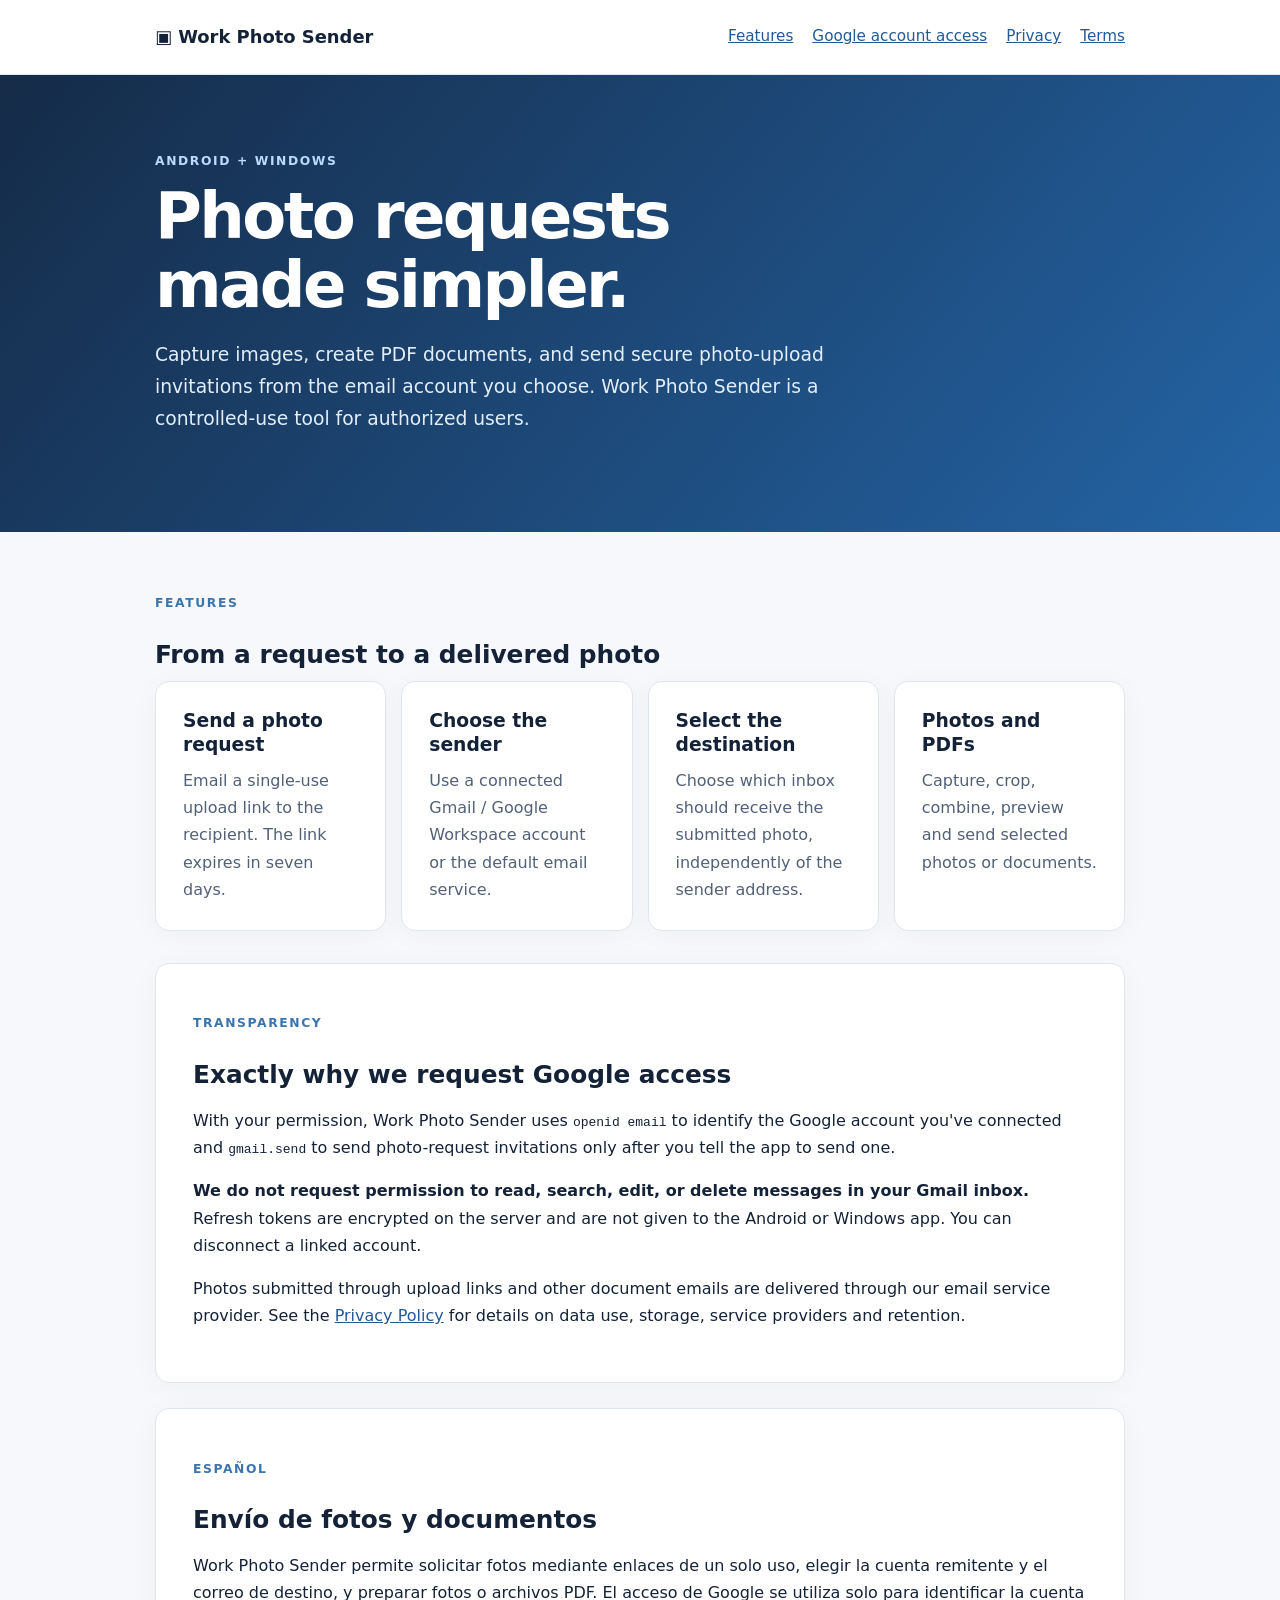
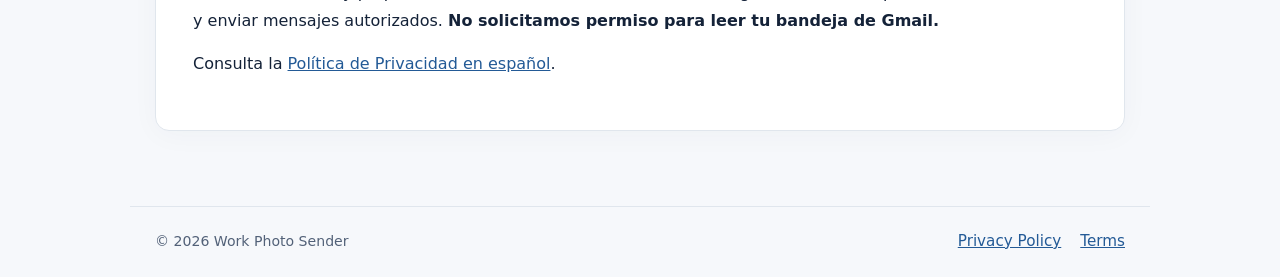
<file: index.html>
<!doctype html><html lang="en"><head><meta charset="utf-8"><meta name="viewport" content="width=device-width,initial-scale=1"><meta name="description" content="Work Photo Sender: request and deliver photos and documents from Android and Windows, using Gmail send-only authorization."><title>Work Photo Sender — Request and deliver work photos</title><link rel="stylesheet" href="style.css"></head><body>
<nav><div class="wrap nav"><a class="brand" href="./">▣ Work Photo Sender</a><div class="links"><a href="#features">Features</a><a href="#google">Google account access</a><a href="privacy.html">Privacy</a><a href="terms.html">Terms</a></div></div></nav>
<header class="hero"><div class="wrap"><div class="kicker">Android + Windows</div><h1>Photo requests made simpler.</h1><p>Capture images, create PDF documents, and send secure photo-upload invitations from the email account you choose. Work Photo Sender is a controlled-use tool for authorized users.</p></div></header>
<main><section id="features"><p class="kicker">Features</p><h2>From a request to a delivered photo</h2><div class="cards"><div class="card"><h3>Send a photo request</h3><p>Email a single-use upload link to the recipient. The link expires in seven days.</p></div><div class="card"><h3>Choose the sender</h3><p>Use a connected Gmail / Google Workspace account or the default email service.</p></div><div class="card"><h3>Select the destination</h3><p>Choose which inbox should receive the submitted photo, independently of the sender address.</p></div><div class="card"><h3>Photos and PDFs</h3><p>Capture, crop, combine, preview and send selected photos or documents.</p></div></div></section>
<article id="google"><p class="kicker">Transparency</p><h2>Exactly why we request Google access</h2><p>With your permission, Work Photo Sender uses <code>openid email</code> to identify the Google account you've connected and <code>gmail.send</code> to send photo-request invitations only after you tell the app to send one.</p><p><strong>We do not request permission to read, search, edit, or delete messages in your Gmail inbox.</strong> Refresh tokens are encrypted on the server and are not given to the Android or Windows app. You can disconnect a linked account.</p><p>Photos submitted through upload links and other document emails are delivered through our email service provider. See the <a href="privacy.html">Privacy Policy</a> for details on data use, storage, service providers and retention.</p></article>
<article><p class="kicker">Español</p><h2>Envío de fotos y documentos</h2><p>Work Photo Sender permite solicitar fotos mediante enlaces de un solo uso, elegir la cuenta remitente y el correo de destino, y preparar fotos o archivos PDF. El acceso de Google se utiliza solo para identificar la cuenta y enviar mensajes autorizados. <strong>No solicitamos permiso para leer tu bandeja de Gmail.</strong></p><p>Consulta la <a href="privacy.html#es">Política de Privacidad en español</a>.</p></article></main>
<footer class="wrap"><span>© 2026 Work Photo Sender</span><div class="links"><a href="privacy.html">Privacy Policy</a><a href="terms.html">Terms</a></div></footer></body></html>
</file>
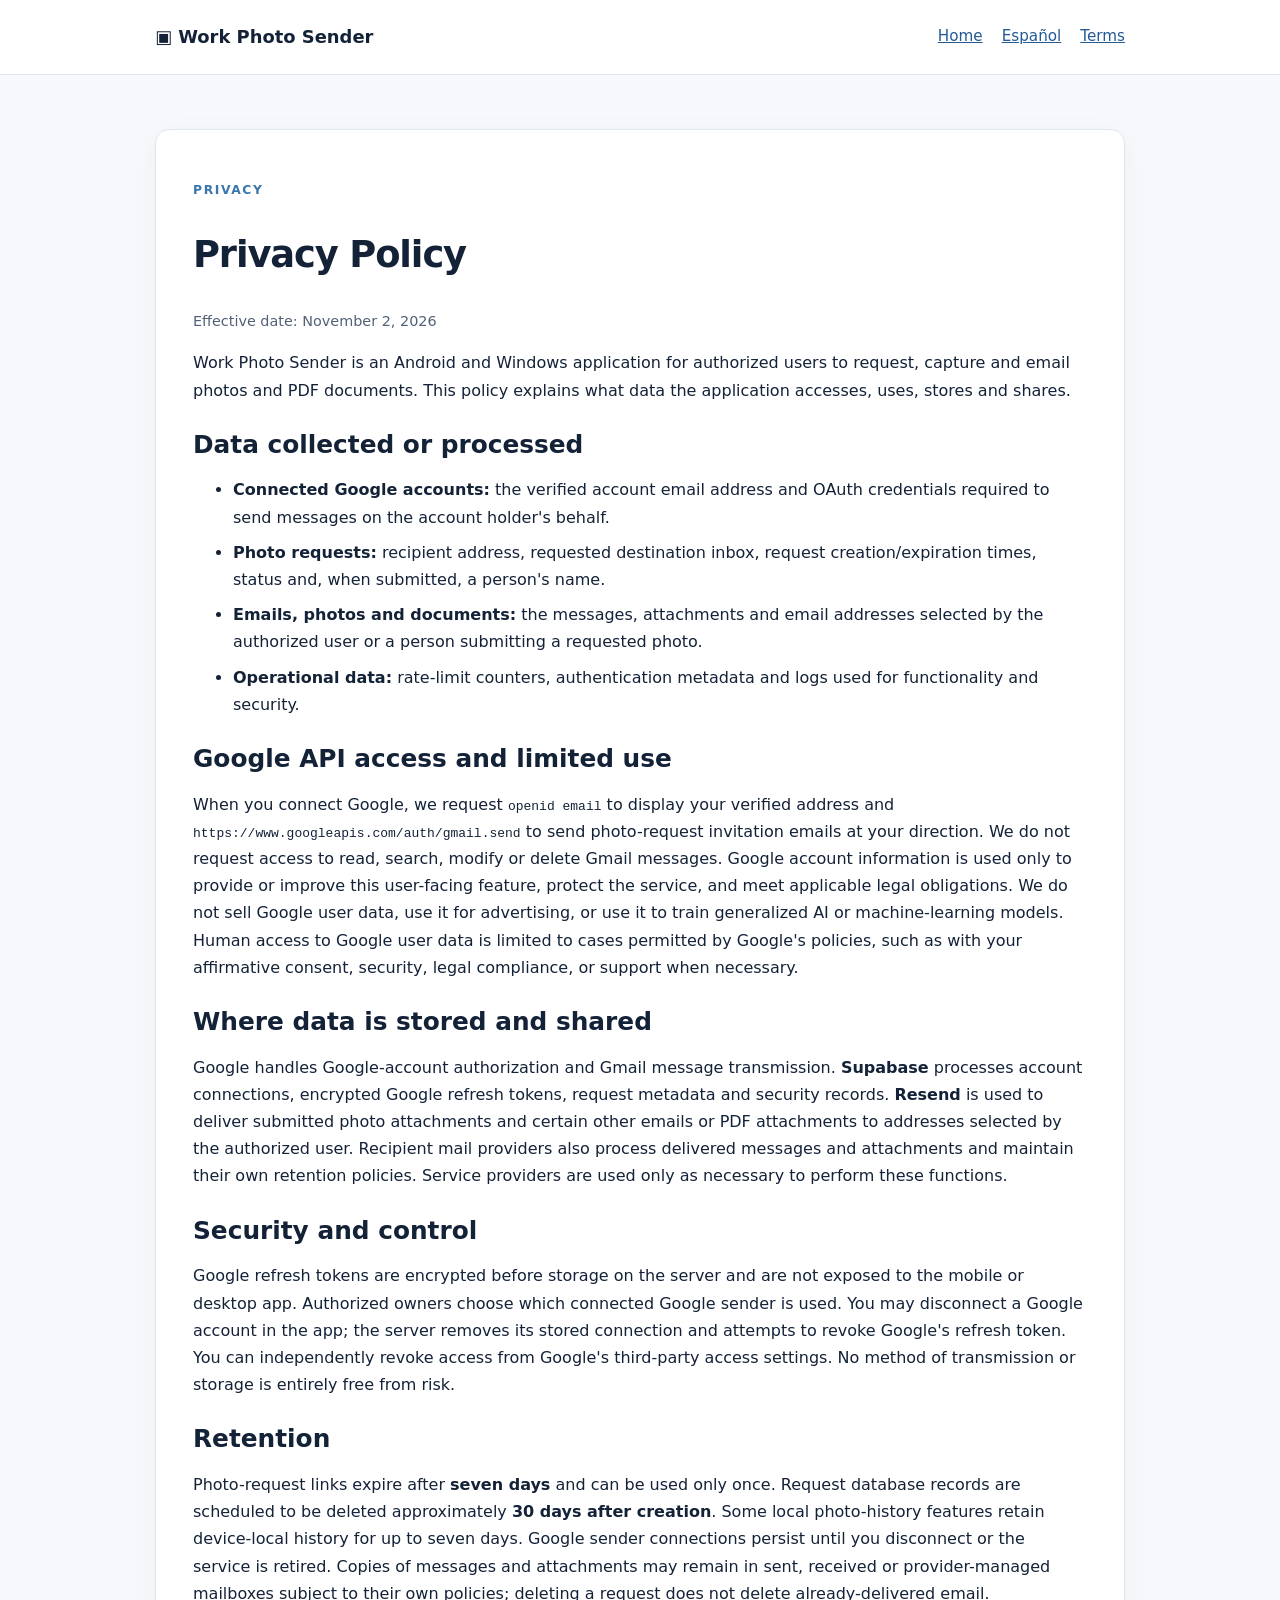
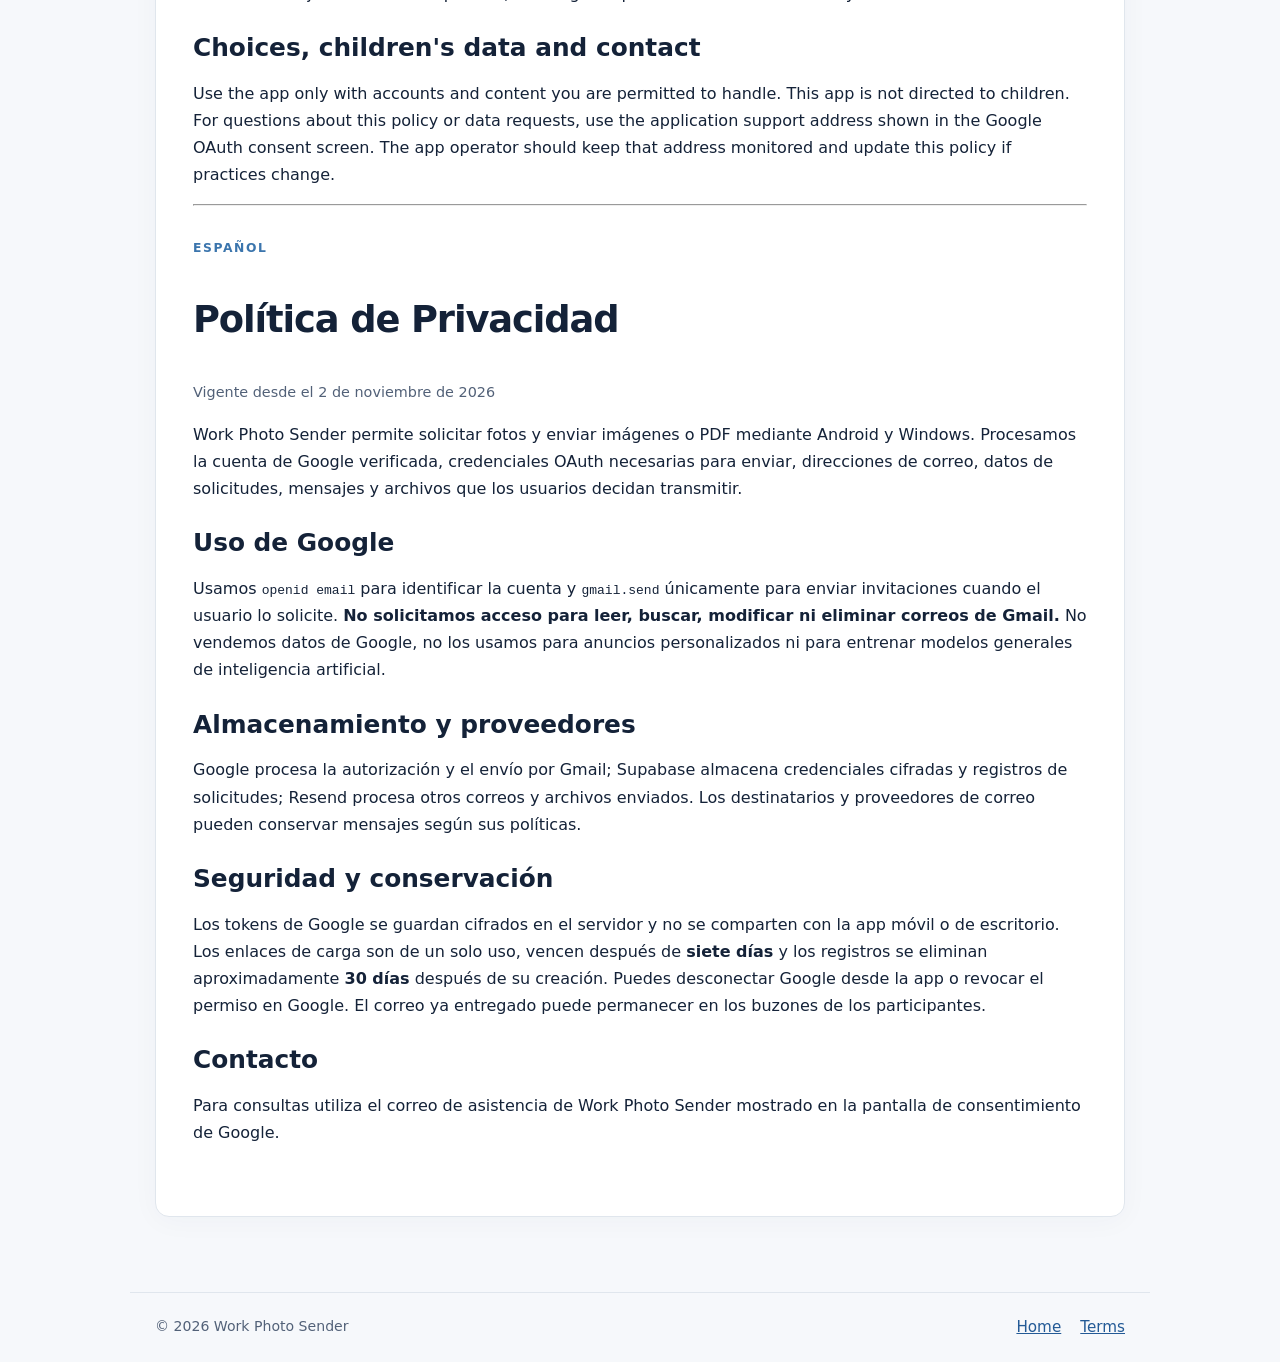
<file: privacy.html>
<!doctype html><html lang="en"><head><meta charset="utf-8"><meta name="viewport" content="width=device-width,initial-scale=1"><meta name="description" content="Privacy policy for Work Photo Sender and its Google Gmail sending integration."><title>Privacy Policy — Work Photo Sender</title><link rel="stylesheet" href="style.css"></head><body><nav><div class="wrap nav"><a class="brand" href="./">▣ Work Photo Sender</a><div class="links"><a href="./">Home</a><a href="#es">Español</a><a href="terms.html">Terms</a></div></div></nav>
<main><article><p class="kicker">Privacy</p><h1>Privacy Policy</h1><p class="meta">Effective date: November 2, 2026</p><p>Work Photo Sender is an Android and Windows application for authorized users to request, capture and email photos and PDF documents. This policy explains what data the application accesses, uses, stores and shares.</p>
<h2>Data collected or processed</h2><ul><li><strong>Connected Google accounts:</strong> the verified account email address and OAuth credentials required to send messages on the account holder's behalf.</li><li><strong>Photo requests:</strong> recipient address, requested destination inbox, request creation/expiration times, status and, when submitted, a person's name.</li><li><strong>Emails, photos and documents:</strong> the messages, attachments and email addresses selected by the authorized user or a person submitting a requested photo.</li><li><strong>Operational data:</strong> rate-limit counters, authentication metadata and logs used for functionality and security.</li></ul>
<h2>Google API access and limited use</h2><p>When you connect Google, we request <code>openid email</code> to display your verified address and <code>https://www.googleapis.com/auth/gmail.send</code> to send photo-request invitation emails at your direction. We do not request access to read, search, modify or delete Gmail messages. Google account information is used only to provide or improve this user-facing feature, protect the service, and meet applicable legal obligations. We do not sell Google user data, use it for advertising, or use it to train generalized AI or machine-learning models. Human access to Google user data is limited to cases permitted by Google's policies, such as with your affirmative consent, security, legal compliance, or support when necessary.</p>
<h2>Where data is stored and shared</h2><p>Google handles Google-account authorization and Gmail message transmission. <strong>Supabase</strong> processes account connections, encrypted Google refresh tokens, request metadata and security records. <strong>Resend</strong> is used to deliver submitted photo attachments and certain other emails or PDF attachments to addresses selected by the authorized user. Recipient mail providers also process delivered messages and attachments and maintain their own retention policies. Service providers are used only as necessary to perform these functions.</p>
<h2>Security and control</h2><p>Google refresh tokens are encrypted before storage on the server and are not exposed to the mobile or desktop app. Authorized owners choose which connected Google sender is used. You may disconnect a Google account in the app; the server removes its stored connection and attempts to revoke Google's refresh token. You can independently revoke access from Google's third-party access settings. No method of transmission or storage is entirely free from risk.</p>
<h2>Retention</h2><p>Photo-request links expire after <strong>seven days</strong> and can be used only once. Request database records are scheduled to be deleted approximately <strong>30 days after creation</strong>. Some local photo-history features retain device-local history for up to seven days. Google sender connections persist until you disconnect or the service is retired. Copies of messages and attachments may remain in sent, received or provider-managed mailboxes subject to their own policies; deleting a request does not delete already-delivered email.</p>
<h2>Choices, children's data and contact</h2><p>Use the app only with accounts and content you are permitted to handle. This app is not directed to children. For questions about this policy or data requests, use the application support address shown in the Google OAuth consent screen. The app operator should keep that address monitored and update this policy if practices change.</p>
<hr><section id="es" lang="es"><p class="kicker">Español</p><h1>Política de Privacidad</h1><p class="meta">Vigente desde el 2 de noviembre de 2026</p><p>Work Photo Sender permite solicitar fotos y enviar imágenes o PDF mediante Android y Windows. Procesamos la cuenta de Google verificada, credenciales OAuth necesarias para enviar, direcciones de correo, datos de solicitudes, mensajes y archivos que los usuarios decidan transmitir.</p><h2>Uso de Google</h2><p>Usamos <code>openid email</code> para identificar la cuenta y <code>gmail.send</code> únicamente para enviar invitaciones cuando el usuario lo solicite. <strong>No solicitamos acceso para leer, buscar, modificar ni eliminar correos de Gmail.</strong> No vendemos datos de Google, no los usamos para anuncios personalizados ni para entrenar modelos generales de inteligencia artificial.</p><h2>Almacenamiento y proveedores</h2><p>Google procesa la autorización y el envío por Gmail; Supabase almacena credenciales cifradas y registros de solicitudes; Resend procesa otros correos y archivos enviados. Los destinatarios y proveedores de correo pueden conservar mensajes según sus políticas.</p><h2>Seguridad y conservación</h2><p>Los tokens de Google se guardan cifrados en el servidor y no se comparten con la app móvil o de escritorio. Los enlaces de carga son de un solo uso, vencen después de <strong>siete días</strong> y los registros se eliminan aproximadamente <strong>30 días</strong> después de su creación. Puedes desconectar Google desde la app o revocar el permiso en Google. El correo ya entregado puede permanecer en los buzones de los participantes.</p><h2>Contacto</h2><p>Para consultas utiliza el correo de asistencia de Work Photo Sender mostrado en la pantalla de consentimiento de Google.</p></section></article></main><footer class="wrap"><span>© 2026 Work Photo Sender</span><div class="links"><a href="./">Home</a><a href="terms.html">Terms</a></div></footer></body></html>
</file>
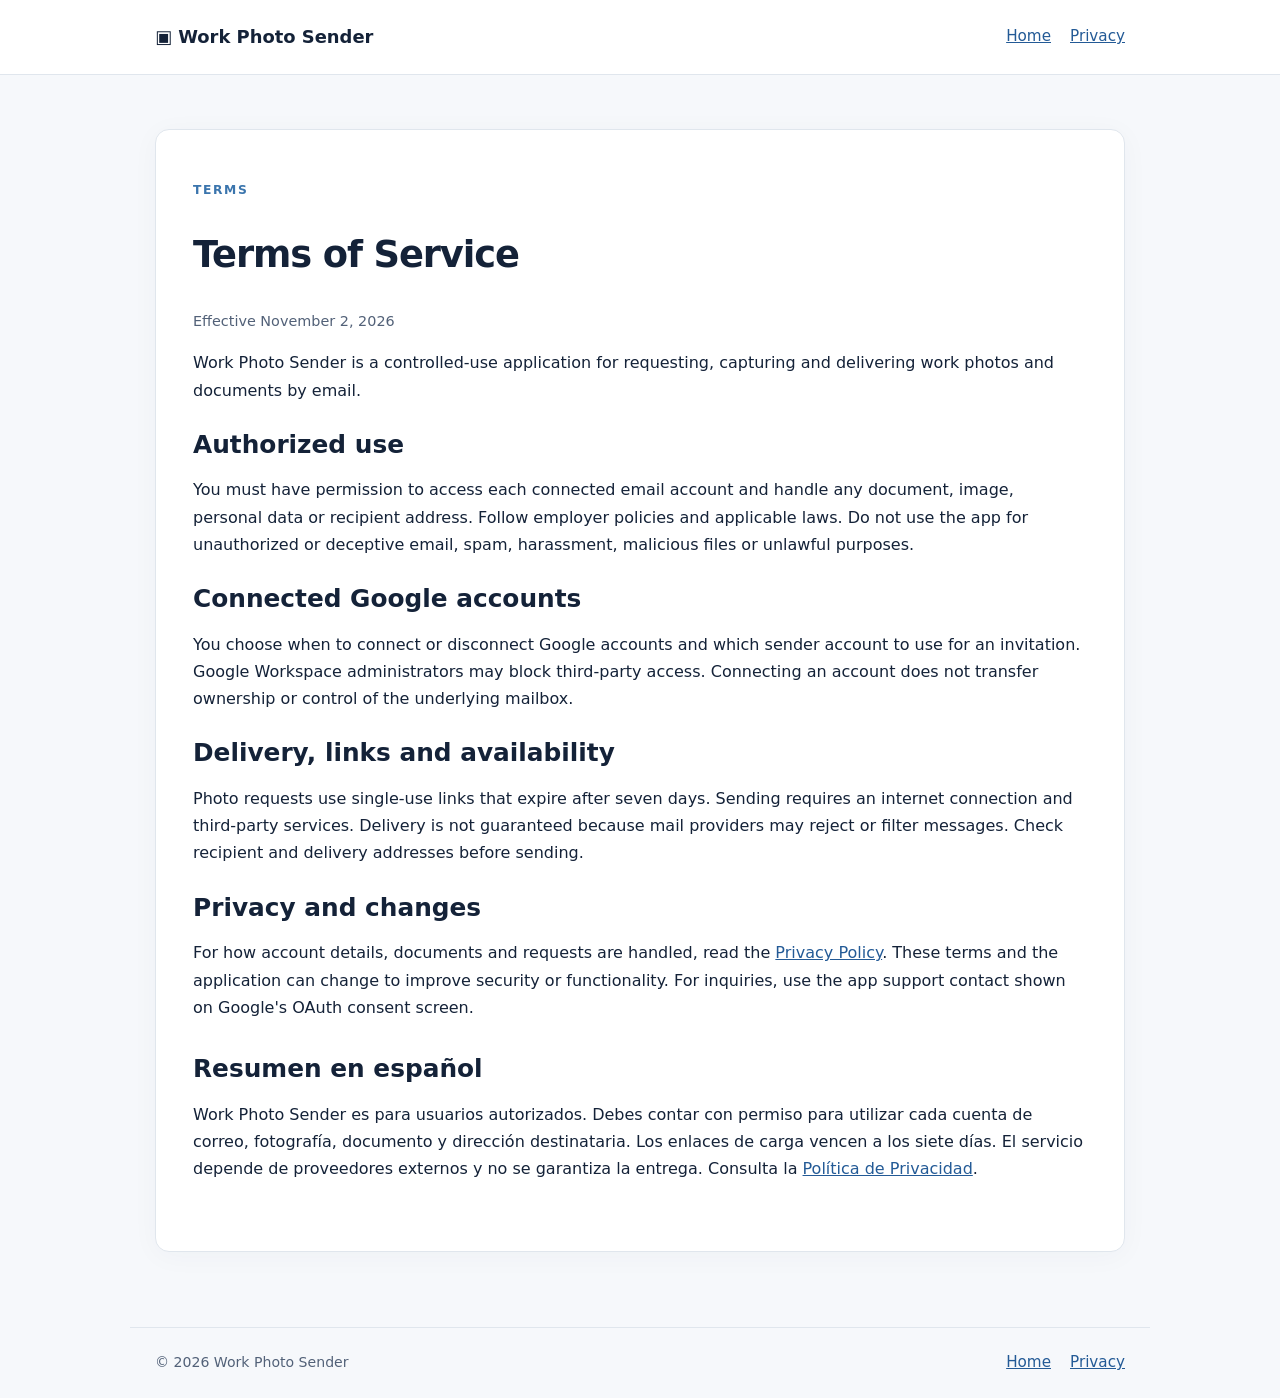
<file: terms.html>
<!doctype html><html lang="en"><head><meta charset="utf-8"><meta name="viewport" content="width=device-width,initial-scale=1"><title>Terms of Service — Work Photo Sender</title><link rel="stylesheet" href="style.css"></head><body><nav><div class="wrap nav"><a class="brand" href="./">▣ Work Photo Sender</a><div class="links"><a href="./">Home</a><a href="privacy.html">Privacy</a></div></div></nav><main><article><p class="kicker">Terms</p><h1>Terms of Service</h1><p class="meta">Effective November 2, 2026</p><p>Work Photo Sender is a controlled-use application for requesting, capturing and delivering work photos and documents by email.</p><h2>Authorized use</h2><p>You must have permission to access each connected email account and handle any document, image, personal data or recipient address. Follow employer policies and applicable laws. Do not use the app for unauthorized or deceptive email, spam, harassment, malicious files or unlawful purposes.</p><h2>Connected Google accounts</h2><p>You choose when to connect or disconnect Google accounts and which sender account to use for an invitation. Google Workspace administrators may block third-party access. Connecting an account does not transfer ownership or control of the underlying mailbox.</p><h2>Delivery, links and availability</h2><p>Photo requests use single-use links that expire after seven days. Sending requires an internet connection and third-party services. Delivery is not guaranteed because mail providers may reject or filter messages. Check recipient and delivery addresses before sending.</p><h2>Privacy and changes</h2><p>For how account details, documents and requests are handled, read the <a href="privacy.html">Privacy Policy</a>. These terms and the application can change to improve security or functionality. For inquiries, use the app support contact shown on Google's OAuth consent screen.</p><section lang="es"><h2>Resumen en español</h2><p>Work Photo Sender es para usuarios autorizados. Debes contar con permiso para utilizar cada cuenta de correo, fotografía, documento y dirección destinataria. Los enlaces de carga vencen a los siete días. El servicio depende de proveedores externos y no se garantiza la entrega. Consulta la <a href="privacy.html#es">Política de Privacidad</a>.</p></section></article></main><footer class="wrap"><span>© 2026 Work Photo Sender</span><div class="links"><a href="./">Home</a><a href="privacy.html">Privacy</a></div></footer></body></html>
</file>
<file: style.css>
:root{--ink:#142238;--muted:#526178;--blue:#235a96;--line:#e0e6ed;--bg:#f6f8fb}*{box-sizing:border-box}body{margin:0;font-family:system-ui,-apple-system,Segoe UI,sans-serif;color:var(--ink);background:var(--bg);line-height:1.7}a{color:#235a96}a:hover{text-decoration-thickness:2px}nav{background:#fff;border-bottom:1px solid var(--line)}.wrap{max-width:1020px;margin:auto;padding:22px 25px}.nav{display:flex;justify-content:space-between;align-items:center;flex-wrap:wrap;gap:18px}.brand{color:var(--ink);text-decoration:none;font-weight:800;font-size:1.12rem}.links{display:flex;gap:19px;flex-wrap:wrap;font-size:.95rem}.hero{background:linear-gradient(130deg,#152b48,#2464a5);color:#fff}.hero .wrap{padding-top:76px;padding-bottom:79px}.hero h1{color:#fff;font-size:clamp(2.3rem,5.3vw,4rem);line-height:1.08;letter-spacing:-.04em;max-width:720px;margin:10px 0 18px}.hero p{color:#e3eefa;font-size:1.17rem;max-width:750px}.kicker{text-transform:uppercase;color:#3b75ad;font-weight:800;font-size:.77rem;letter-spacing:.13em}.hero .kicker{color:#bbdbfb}.cards{display:grid;grid-template-columns:repeat(auto-fit,minmax(210px,1fr));gap:15px}main{max-width:1020px;margin:auto;padding:29px 25px 50px}section{margin:32px 0}.card,article{background:#fff;border:1px solid var(--line);border-radius:14px;padding:27px;box-shadow:0 4px 28px #18345009}.card h3{margin:0 0 10px}.card p{color:var(--muted);margin:0}article{padding:37px;margin:25px 0}h1,h2,h3{line-height:1.28}h2{font-size:1.55rem;margin:25px 0 10px}h1{font-size:2.3rem;letter-spacing:-.03em}li+li{margin-top:8px}.meta{color:var(--muted);font-size:.9rem}.notice{background:#edf5ff;padding:16px 20px;border-left:4px solid #2d77c8;border-radius:6px}footer{border-top:1px solid var(--line);display:flex;justify-content:space-between;align-items:center;gap:15px;flex-wrap:wrap;font-size:.88rem;color:var(--muted)}@media(max-width:600px){article{padding:22px}.hero .wrap{padding-top:49px;padding-bottom:52px}}
</file>
